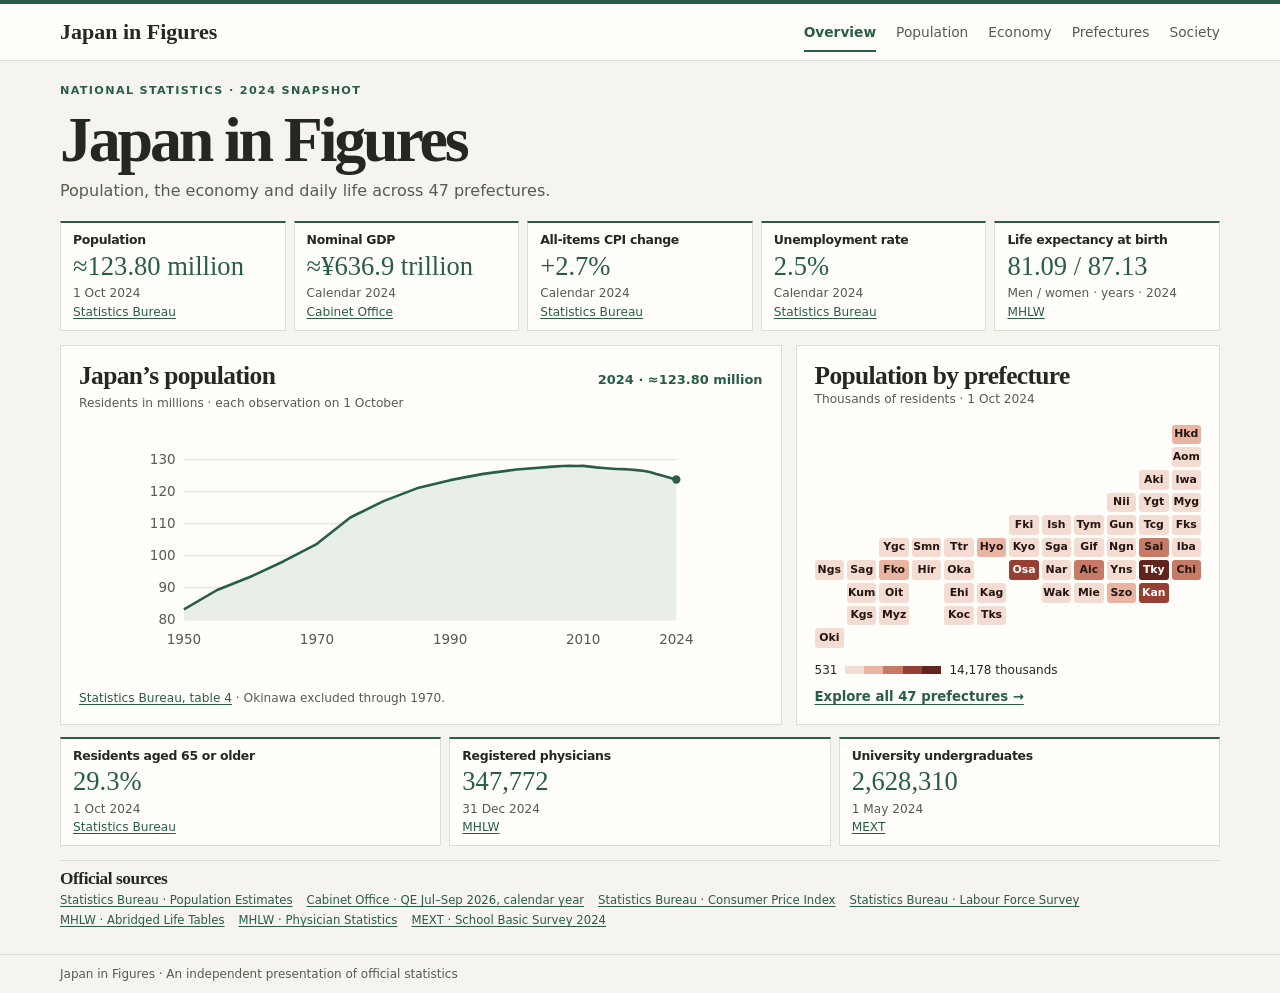
<file: app/index.html>
<!doctype html>
<html lang="en">
<head>
  <meta charset="utf-8">
  <meta name="viewport" content="width=device-width, initial-scale=1">
  <title>Japan in Figures</title>
  <link rel="stylesheet" href="style.css">
  <link rel="stylesheet" href="prefecture-map.css">
  <script type="module" src="main.js"></script>
</head>
<body>
<header class="masthead">
  <div class="wrap">
    <a class="brand" href="index.html">Japan in Figures</a>
    <nav class="site-nav" aria-label="Main navigation">
        <a href="index.html" aria-current="page">Overview</a>
        <a href="population.html">Population</a>
        <a href="economy.html">Economy</a>
        <a href="prefectures.html">Prefectures</a>
        <a href="society.html">Society</a>
    </nav>
  </div>
</header>
<main class="wrap" data-page="index">
  <section class="intro">
    <p class="eyebrow">National statistics · 2024 snapshot</p>
    <h1>Japan in Figures</h1>
    <p>Population, the economy and daily life across 47 prefectures.</p>
  </section>
    <section id="indicators" class="metrics" aria-label="Headline indicators"></section>
    <div class="dashboard overview-dashboard">
      <figure class="panel overview-trend">
        <div class="panel-heading"><h2>Japan’s population</h2><span class="endpoint">2024 · ≈123.80 million</span></div>
        <p class="meta">Residents in millions · each observation on 1 October</p>
        <div id="population-trend"></div><figcaption id="population-caption"></figcaption>
      </figure>
      <section class="panel" aria-labelledby="cover-map-title">
        <h2 id="cover-map-title">Population by prefecture</h2>
        <p class="meta">Thousands of residents · 1 Oct 2024</p>
        <div id="cover-map"></div>
        <a class="full-link" href="prefectures.html">Explore all 47 prefectures →</a>
      </section>
    </div>
    <section id="overview-indicators" class="metrics three overview-indicators" aria-label="Age, health and education indicators"></section>
  <section class="sources" aria-labelledby="sources-title">
    <h2 id="sources-title">Official sources</h2>
    <ul id="source-list"></ul>
  </section>
</main>
<footer class="footer"><div class="wrap">Japan in Figures · An independent presentation of official statistics</div></footer>
</body>
</html>
</file>
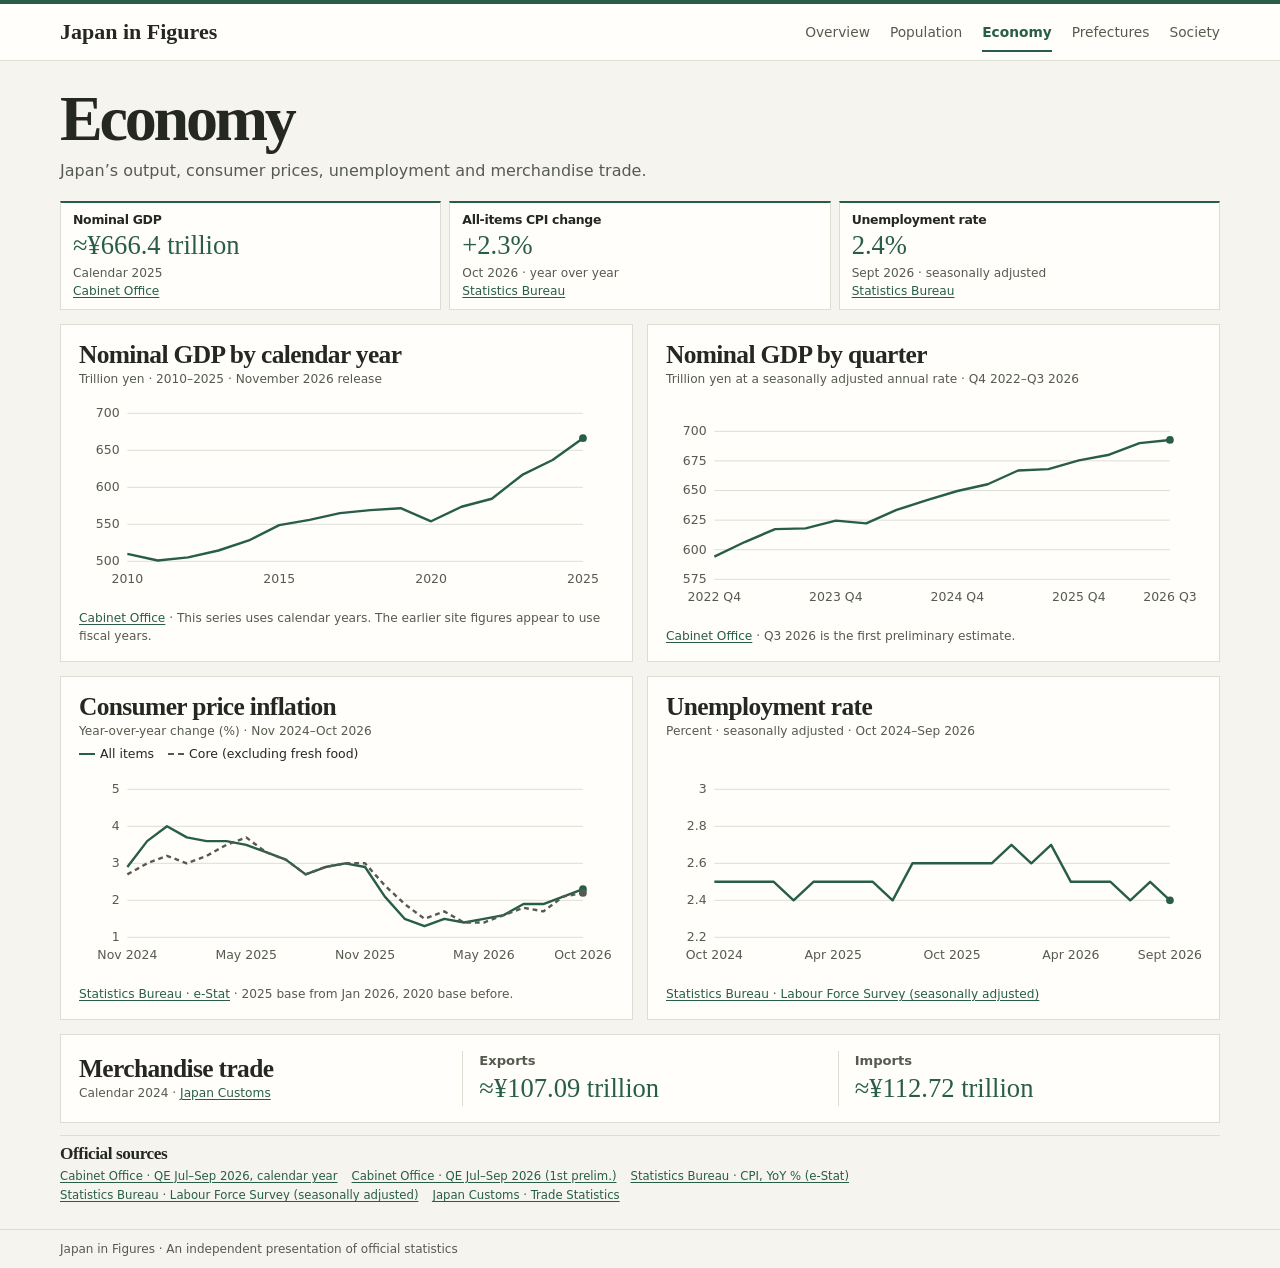
<file: app/economy.html>
<!doctype html>
<html lang="en">
<head>
  <meta charset="utf-8">
  <meta name="viewport" content="width=device-width, initial-scale=1">
  <title>Economy | Japan in Figures</title>
  <link rel="stylesheet" href="style.css">
  <script type="module" src="main.js"></script>
</head>
<body>
<header class="masthead">
  <div class="wrap">
    <a class="brand" href="index.html">Japan in Figures</a>
    <nav class="site-nav" aria-label="Main navigation">
        <a href="index.html">Overview</a>
        <a href="population.html">Population</a>
        <a href="economy.html" aria-current="page">Economy</a>
        <a href="prefectures.html">Prefectures</a>
        <a href="society.html">Society</a>
    </nav>
  </div>
</header>
<main class="wrap" data-page="economy">
  <section class="intro">
    <h1>Economy</h1>
    <p>Japan’s output, consumer prices, unemployment and merchandise trade.</p>
  </section>
    <section id="economy-indicators" class="metrics three" aria-label="Key economic figures"></section>
    <div class="detail-grid economy-charts">
      <figure class="panel">
        <h2>Nominal GDP by calendar year</h2>
        <p class="meta">Trillion yen · 2010–2025 · November 2026 release</p>
        <div id="gdp-chart"></div><figcaption id="gdp-source"></figcaption>
      </figure>
      <figure class="panel">
        <h2>Nominal GDP by quarter</h2>
        <p class="meta">Trillion yen at a seasonally adjusted annual rate · Q4 2022–Q3 2026</p>
        <div id="gdp-quarterly-chart"></div><figcaption id="gdp-quarterly-source"></figcaption>
      </figure>
      <figure class="panel">
        <h2>Consumer price inflation</h2>
        <p class="meta">Year-over-year change (%) · Nov 2024–Oct 2026</p>
        <p class="legend"><span>All items</span><span>Core (excluding fresh food)</span></p>
        <div id="rates-chart"></div><figcaption id="rates-sources"></figcaption>
      </figure>
      <figure class="panel">
        <h2>Unemployment rate</h2>
        <p class="meta">Percent · seasonally adjusted · Oct 2024–Sep 2026</p>
        <div id="unemployment-chart"></div><figcaption id="unemployment-source"></figcaption>
      </figure>
    </div>
    <section class="panel trade-panel" aria-labelledby="trade-title">
      <div>
        <h2 id="trade-title">Merchandise trade</h2>
        <p class="meta">Calendar 2024 · <a href="https://www.customs.go.jp/toukei/suii/html/nenbet.htm">Japan Customs</a></p>
      </div>
      <dl class="trade-values">
        <div><dt>Exports</dt><dd class="value">≈¥107.09 trillion</dd></div>
        <div><dt>Imports</dt><dd class="value">≈¥112.72 trillion</dd></div>
      </dl>
    </section>
  <section class="sources" aria-labelledby="sources-title">
    <h2 id="sources-title">Official sources</h2>
    <ul id="source-list"></ul>
  </section>
</main>
<footer class="footer"><div class="wrap">Japan in Figures · An independent presentation of official statistics</div></footer>
</body>
</html>
</file>
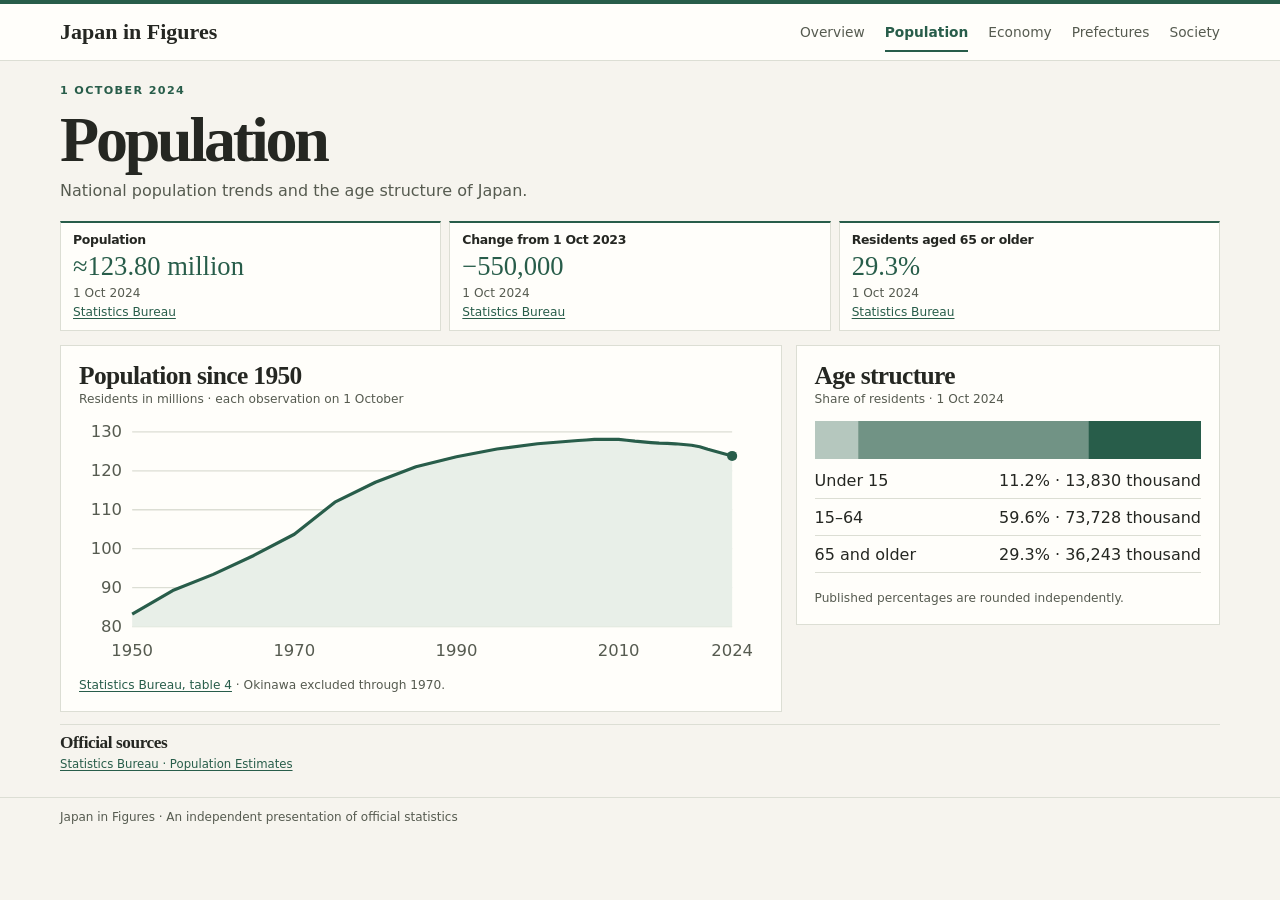
<file: app/population.html>
<!doctype html>
<html lang="en">
<head>
  <meta charset="utf-8">
  <meta name="viewport" content="width=device-width, initial-scale=1">
  <title>Population | Japan in Figures</title>
  <link rel="stylesheet" href="style.css">
  <script type="module" src="main.js"></script>
</head>
<body>
<header class="masthead">
  <div class="wrap">
    <a class="brand" href="index.html">Japan in Figures</a>
    <nav class="site-nav" aria-label="Main navigation">
        <a href="index.html">Overview</a>
        <a href="population.html" aria-current="page">Population</a>
        <a href="economy.html">Economy</a>
        <a href="prefectures.html">Prefectures</a>
        <a href="society.html">Society</a>
    </nav>
  </div>
</header>
<main class="wrap" data-page="population">
  <section class="intro">
    <p class="eyebrow">1 October 2024</p>
    <h1>Population</h1>
    <p>National population trends and the age structure of Japan.</p>
  </section>
    <section id="population-indicators" class="metrics three" aria-label="Key population figures"></section>
    <div class="dashboard">
      <figure class="panel">
        <h2>Population since 1950</h2>
        <p class="meta">Residents in millions · each observation on 1 October</p>
        <div id="population-trend"></div><figcaption id="population-caption"></figcaption>
      </figure>
      <section class="panel">
        <h2>Age structure</h2>
        <p class="meta">Share of residents · 1 Oct 2024</p>
        <div id="age-chart"></div><dl id="age-breakdown" class="breakdown"></dl>
        <p class="note">Published percentages are rounded independently.</p>
      </section>
    </div>
  <section class="sources" aria-labelledby="sources-title">
    <h2 id="sources-title">Official sources</h2>
    <ul id="source-list"></ul>
  </section>
</main>
<footer class="footer"><div class="wrap">Japan in Figures · An independent presentation of official statistics</div></footer>
</body>
</html>
</file>
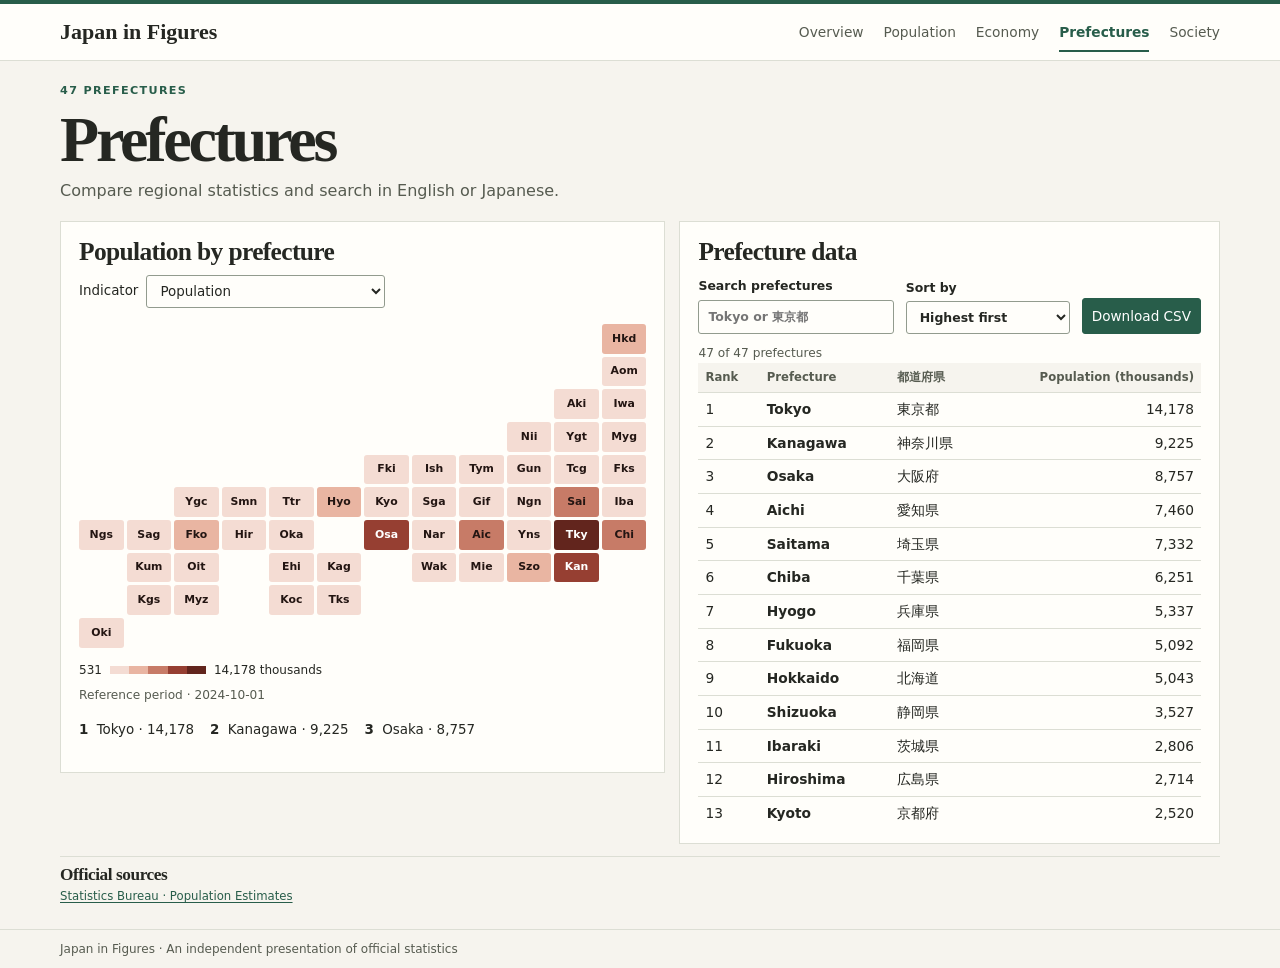
<file: app/prefectures.html>
<!doctype html>
<html lang="en">
<head>
  <meta charset="utf-8">
  <meta name="viewport" content="width=device-width, initial-scale=1">
  <title>Prefectures | Japan in Figures</title>
  <link rel="stylesheet" href="style.css">
  <link rel="stylesheet" href="prefecture-map.css">
  <script type="module" src="main.js"></script>
</head>
<body>
<header class="masthead">
  <div class="wrap">
    <a class="brand" href="index.html">Japan in Figures</a>
    <nav class="site-nav" aria-label="Main navigation">
        <a href="index.html">Overview</a>
        <a href="population.html">Population</a>
        <a href="economy.html">Economy</a>
        <a href="prefectures.html" aria-current="page">Prefectures</a>
        <a href="society.html">Society</a>
    </nav>
  </div>
</header>
<main class="wrap" data-page="prefectures">
  <section class="intro">
    <p class="eyebrow">47 prefectures</p>
    <h1>Prefectures</h1>
    <p>Compare regional statistics and search in English or Japanese.</p>
  </section>
  <div class="detail-grid pref-layout">
    <figure class="panel">
      <h2 id="pref-map-title">Population by prefecture</h2>
      <label>Indicator <select id="pref-indicator"></select></label>
      <div id="pref-map"></div>
      <figcaption id="pref-source"></figcaption>
      <ol id="pref-ranking" class="pref-ranking" aria-label="Three highest values nationally"></ol>
    </figure>
    <section class="panel">
      <h2>Prefecture data</h2>
      <div class="tools">
        <label>Search prefectures<input id="pref-search" type="search" placeholder="Tokyo or 東京都"></label>
        <label>Sort by<select id="pref-sort">
          <option value="largest">Highest first</option>
          <option value="smallest">Lowest first</option>
          <option value="name">English name A–Z</option>
        </select></label>
        <button id="pref-csv" type="button">Download CSV</button>
      </div>
      <p id="pref-count" class="meta" role="status"></p>
      <div class="pref-table" tabindex="0" role="region" aria-label="Prefecture indicator table">
        <table>
          <caption id="pref-caption" class="sr-only"></caption>
          <thead><tr><th scope="col">Rank</th><th scope="col">Prefecture</th><th scope="col" lang="ja">都道府県</th><th scope="col" class="numeric" id="pref-unit"></th></tr></thead>
          <tbody id="pref-rows"></tbody>
        </table>
      </div>
    </section>
  </div>
  <section class="sources" aria-labelledby="sources-title">
    <h2 id="sources-title">Official sources</h2>
    <ul id="source-list"></ul>
  </section>
</main>
<footer class="footer"><div class="wrap">Japan in Figures · An independent presentation of official statistics</div></footer>
</body>
</html>
</file>
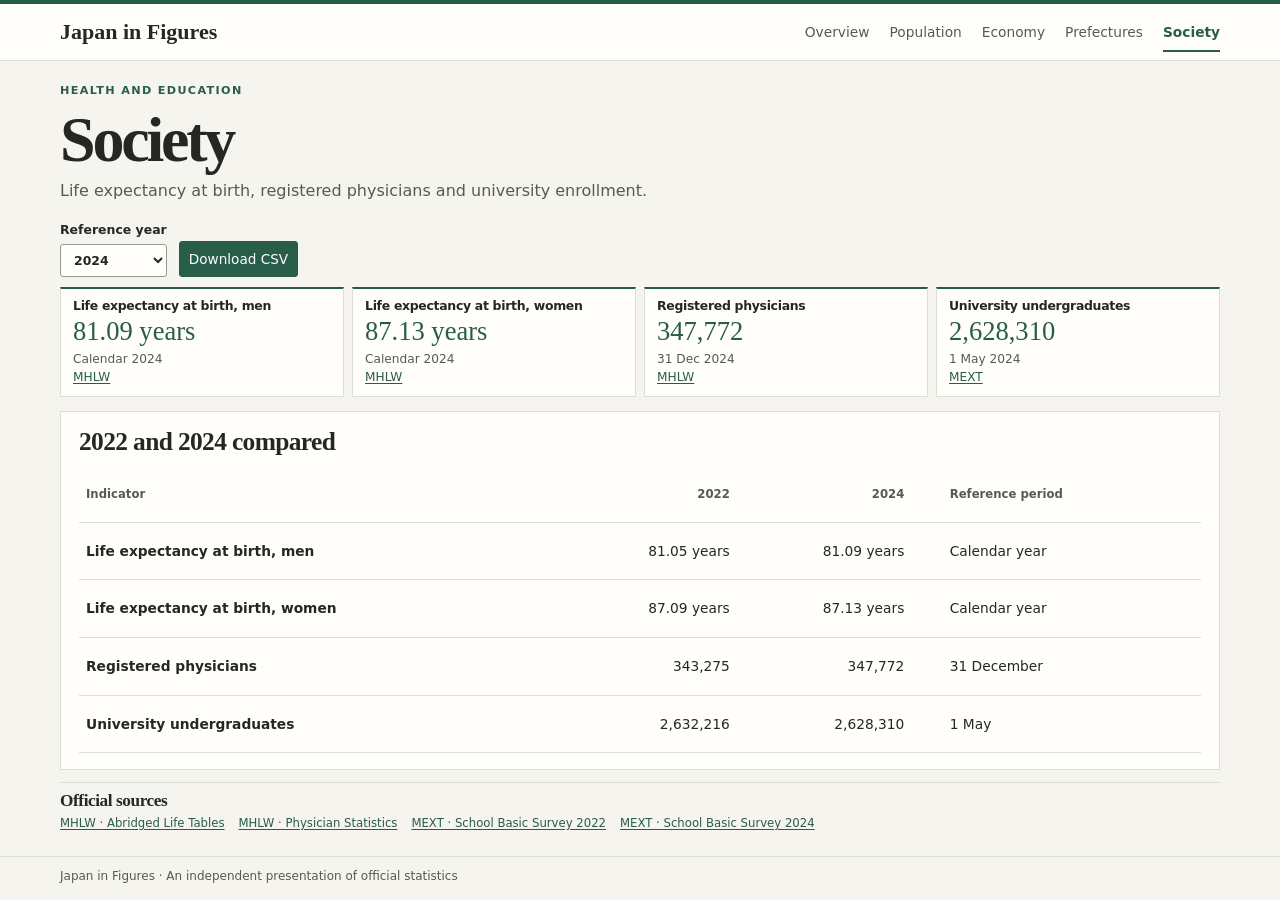
<file: app/society.html>
<!doctype html>
<html lang="en">
<head>
  <meta charset="utf-8">
  <meta name="viewport" content="width=device-width, initial-scale=1">
  <title>Society | Japan in Figures</title>
  <link rel="stylesheet" href="style.css">
  <script type="module" src="main.js"></script>
</head>
<body>
<header class="masthead">
  <div class="wrap">
    <a class="brand" href="index.html">Japan in Figures</a>
    <nav class="site-nav" aria-label="Main navigation">
        <a href="index.html">Overview</a>
        <a href="population.html">Population</a>
        <a href="economy.html">Economy</a>
        <a href="prefectures.html">Prefectures</a>
        <a href="society.html" aria-current="page">Society</a>
    </nav>
  </div>
</header>
<main class="wrap" data-page="society">
  <section class="intro">
    <p class="eyebrow">Health and education</p>
    <h1>Society</h1>
    <p>Life expectancy at birth, registered physicians and university enrollment.</p>
  </section>
    <div class="tools">
      <label>Reference year<select id="society-period"><option>2024</option><option>2022</option></select></label>
      <button id="society-csv" type="button">Download CSV</button>
    </div>
    <section id="society-indicators" class="metrics four" aria-label="Society indicators" aria-live="polite"></section>
    <section class="panel society-comparison" aria-labelledby="society-comparison-title">
      <h2 id="society-comparison-title">2022 and 2024 compared</h2>
      <table>
        <caption class="sr-only">Society indicators by reference year</caption>
        <thead>
          <tr><th scope="col">Indicator</th><th scope="col" class="numeric">2022</th>
            <th scope="col" class="numeric">2024</th><th scope="col">Reference period</th></tr>
        </thead>
        <tbody id="society-rows"></tbody>
      </table>
    </section>
  <section class="sources" aria-labelledby="sources-title">
    <h2 id="sources-title">Official sources</h2>
    <ul id="source-list"></ul>
  </section>
</main>
<footer class="footer"><div class="wrap">Japan in Figures · An independent presentation of official statistics</div></footer>
</body>
</html>
</file>
<file: app/style.css>
:root {
  color-scheme: light;
  --paper: #f6f4ee;
  --panel: #fffefa;
  --ink: #252722;
  --muted: #565b50;
  --rule: #dcded4;
  --accent: #285d4a;
  --wash: #e8efe8;
  font: 16px/1.5 system-ui, sans-serif;
}
* { box-sizing: border-box; }
body { margin: 0; background: var(--paper); color: var(--ink); }
a { color: var(--accent); text-underline-offset: .19em; }
a:hover { text-decoration-thickness: 2px; }
:focus-visible { outline: 2px solid var(--accent); outline-offset: 3px; }
.wrap { width: min(1160px, calc(100% - 64px)); margin-inline: auto; }
.masthead { border-top: 4px solid var(--accent); border-bottom: 1px solid var(--rule); background: var(--panel); }
.masthead .wrap { display: flex; justify-content: space-between; align-items: center; gap: 20px; min-height: 56px; }
.brand { font: bold 22px Georgia, serif; color: var(--ink); text-decoration: none; white-space: nowrap; }
.site-nav { display: flex; flex-wrap: wrap; gap: 4px 20px; }
.site-nav a { padding-block: 10px; font-size: .86rem; color: var(--muted); text-decoration: none; }
.site-nav a[aria-current] { color: var(--accent); font-weight: 700; box-shadow: inset 0 -2px var(--accent); }
main { padding-block: 22px 24px; }
h1, h2, h3, p, figure { margin: 0; }
h1, h2, h3 { font-family: Georgia, serif; line-height: 1.12; }
h1 { font-size: clamp(2.55rem, 5vw, 4rem); letter-spacing: -.05em; }
h2 { font-size: 1.59rem; letter-spacing: -.025em; }
h3 { font-size: 1.09rem; }
.intro { margin-bottom: 18px; }
.intro p { color: var(--muted); margin-top: 4px; }
.eyebrow { color: var(--accent); font-size: .7rem; letter-spacing: .12em; font-weight: 750; text-transform: uppercase; }
.intro .eyebrow { color: var(--accent); margin: 0 0 4px; }
.panel, .metric { border: 1px solid var(--rule); background-color: var(--panel); min-width: 0; }
.panel { padding: 16px 18px; }
.metrics { display: grid; grid-template-columns: repeat(5, minmax(0, 1fr)); gap: 8px; margin-block: 0 14px; }
.metrics.four { grid-template-columns: repeat(4, minmax(0, 1fr)); }
.metrics.three { grid-template-columns: repeat(3, minmax(0, 1fr)); }
.metric { padding: 9px 12px; border-top: 2px solid var(--accent); }
.metric h2 { font: 700 .78rem/1.3 system-ui, sans-serif; }
.value { margin-block: 3px; color: var(--accent); font: 1.66rem/1.12 Georgia, serif; font-variant-numeric: lining-nums tabular-nums; }
.meta, figcaption, .note { color: var(--muted); font-size: .76rem; }
.metric .meta { display: block; }
.dashboard { display: grid; grid-template-columns: minmax(0, 1.7fr) minmax(0, 1fr); gap: 14px; align-items: start; }
.stack { display: grid; gap: 12px; min-width: 0; }
.panel-heading { display: flex; flex-wrap: wrap; align-items: baseline; justify-content: space-between; gap: 3px 12px; margin-bottom: 4px; }
.endpoint { color: var(--accent); font-size: .81rem; font-weight: 680; }
.line-chart { width: 100%; display: block; overflow: visible; }
.overview-trend .line-chart { height: 214px; }
svg text { fill: var(--muted); font: 13px system-ui, sans-serif; font-variant-numeric: tabular-nums; }
.gridline { stroke: var(--rule); }
.chart-area, .bar-track { fill: var(--wash); }
.chart-line { stroke: var(--accent); stroke-width: 2.5; stroke-linejoin: round; fill: none; }
.chart-line.secondary-line { stroke: var(--muted); stroke-dasharray: 5 4; }
.chart-point { fill: var(--accent); }
.secondary-point { fill: var(--muted); }
table { width: 100%; border-collapse: collapse; font-size: .86rem; }
th, td { padding: 6px 7px; border-bottom: 1px solid var(--rule); text-align: left; }
thead th { color: var(--muted); font-size: .73rem; }
.numeric { text-align: right; font-variant-numeric: tabular-nums; }
.full-link { display: inline-block; margin-top: 8px; font-weight: 680; font-size: .83rem; }
.sources { margin-top: 12px; padding-top: 8px; border-top: 1px solid var(--rule); }
.sources h2 { font-size: 1.08rem; }
.sources ul { display: flex; flex-wrap: wrap; gap: 2px 14px; list-style: none; margin: 4px 0 0; padding: 0; font-size: .73rem; }
.footer { color: var(--muted); font-size: .75rem; border-top: 1px solid var(--rule); padding-block: 10px; }
.detail-grid { display: grid; grid-template-columns: repeat(2, minmax(0, 1fr)); gap: 14px; align-items: start; }
.panel figcaption, .panel .note { margin-top: 7px; }
.tools { display: flex; flex-wrap: wrap; align-items: end; gap: 8px 12px; margin-block: 10px; }
.tools label { display: grid; gap: 4px; font-size: .78rem; font-weight: 650; min-width: 0; }
.tools label:has(input) { flex: 1 1 175px; }
button, select, input { font: inherit; color: var(--ink); border: 1px solid #929b8e; background: var(--panel); padding: 7px 9px; border-radius: 3px; max-width: 100%; }
button { color: white; background: var(--accent); border-color: var(--accent); font-size: .85rem; cursor: pointer; }
button:disabled { opacity: .55; cursor: default; }
summary { cursor: pointer; font-weight: 650; color: var(--accent); }
details table { margin-top: 10px; }
.breakdown { display: grid; gap: 7px; margin-top: 10px; }
.breakdown div { display: flex; justify-content: space-between; gap: 10px; border-bottom: 1px solid var(--rule); padding-bottom: 5px; }
.legend { display: flex; flex-wrap: wrap; gap: 6px 14px; font-size: .78rem; margin-top: 5px; }
.legend span::before { display: inline-block; content: ''; width: 16px; border-top: 2px solid var(--accent); margin: 0 5px 3px 0; }
.legend span + span::before { border-top: 2px dashed var(--muted); }
.sr-only { position: absolute; width: 1px; height: 1px; padding: 0; margin: -1px; overflow: hidden; clip-path: inset(50%); white-space: nowrap; border: 0; }
@media (max-width: 800px) {
  .wrap { width: calc(100% - 36px); }
  .dashboard, .detail-grid { grid-template-columns: minmax(0, 1fr); }
  .metrics, .metrics.four { grid-template-columns: repeat(3, minmax(0, 1fr)); }
  .overview-trend .line-chart { height: auto; }
}
@media (max-width: 560px) {
  .wrap { width: calc(100% - 28px); }
  .masthead .wrap { display: block; padding-top: 9px; }
  .site-nav { gap: 0 12px; }
  .site-nav a { font-size: .75rem; padding-block: 7px; }
  main { padding-top: 16px; }
  .metrics, .metrics.four, .metrics.three { grid-template-columns: repeat(2, minmax(0, 1fr)); }
  .metric { padding-inline: 9px; }
  .panel { padding-inline: 11px; }
  .value { font-size: 1.45rem; }
  td, th { padding-inline: 4px; }
}
.age-chart { display: block; width: 100%; margin-top: 12px; }
.breakdown dd { margin: 0; }

.overview-dashboard { align-items: stretch; }
.overview-indicators { margin-top: 12px; }
.overview-trend {
  display: flex;
  flex-direction: column;
}
.overview-trend #population-trend { margin-block: auto; }

.economy-charts { align-items: stretch; }
.economy-charts figure { display: flex; flex-direction: column; }
.economy-charts figure > div { margin-top: auto; padding-block: 8px; }
.economy-charts .line-chart { height: clamp(145px, 22vh, 205px); }
.trade-panel {
  display: grid;
  grid-template-columns: minmax(0, 1fr) minmax(0, 2fr);
  align-items: center;
  gap: 14px;
  margin-top: 14px;
}
.trade-values { display: grid; grid-template-columns: repeat(2, minmax(0, 1fr)); gap: 12px; margin: 0; }
.trade-values div { border-left: 1px solid var(--rule); padding-left: 16px; }
.trade-values dt { color: var(--muted); font-size: .82rem; font-weight: 700; }
.trade-values dd { margin-inline: 0; }
.society-comparison table { margin-top: 12px; }
.society-comparison th, .society-comparison td { padding-block: clamp(12px, 2vh, 20px); }
.society-comparison tr > :last-child { padding-left: clamp(8px, 3vw, 44px); }

@media (max-width: 560px) {
  .economy-charts .line-chart { height: auto; }
  .trade-panel { grid-template-columns: minmax(0, 1fr); }
  .trade-values div { padding-left: 8px; }
  .society-comparison table { font-size: .75rem; }
}
</file>
<file: app/prefecture-map.css>
.prefecture-map {
  display: grid;
  grid-template-columns: repeat(12, minmax(0, 1fr));
  gap: 3px;
  isolation: isolate;
  margin: 1rem 0 0.8rem;
}
.map-tile {
  position: relative;
  display: grid;
  place-items: center;
  min-height: 24px;
  aspect-ratio: 1.5;
  font-size: clamp(8px, 0.85vw, 12px);
  font-weight: 700;
  border-radius: 3px;
  color: #231512;
}
.band-0 { background: #f4dcd3; }
.band-1 { background: #e9b5a2; }
.band-2 { background: #c77b67; }
.band-3 { background: #963f32; color: white; }
.band-4 { background: #62251d; color: white; }
.band-missing { background: #e8e8e8; }
.map-tooltip {
  position: absolute;
  bottom: calc(100% + 4px);
  left: 50%;
  transform: translateX(-50%);
  z-index: 2;
  display: none;
  white-space: nowrap;
  border-radius: 3px;
  padding: 0.35rem 0.55rem;
  background: #231512;
  color: white;
  font-size: 0.75rem;
}
.map-tile:hover, .map-tile:focus { z-index: 1; outline: 2px solid #231512; outline-offset: 1px; }
.map-tile:hover .map-tooltip, .map-tile:focus .map-tooltip { display: block; }
.map-scale { display: flex; align-items: center; gap: 0.5rem; font-size: 0.75rem; }
.map-ramp {
  display: inline-block;
  width: 6rem;
  height: 0.5rem;
  background: linear-gradient(90deg, #f4dcd3 20%, #e9b5a2 20% 40%, #c77b67 40% 60%, #963f32 60% 80%, #62251d 80%);
}
.pref-layout { grid-template-columns: minmax(0, 1.12fr) minmax(0, 1fr); align-items: start; }
.pref-table { max-height: 29rem; overflow: auto; }
.pref-table thead { position: sticky; top: 0; background: var(--paper, #fff); z-index: 1; }
.pref-ranking { display: flex; flex-wrap: wrap; gap: 0.25rem 1rem; list-style: none; padding: 0; }
.pref-ranking li { font-size: 0.84rem; }
.pref-ranking b { margin-right: 0.25rem; }
.map-compact .map-tile { min-height: 17px; }
@media (max-width: 860px) {
  .pref-layout { grid-template-columns: 1fr; }
}
.edge-left .map-tooltip { left: 0; transform: none; }
.edge-right .map-tooltip { right: 0; left: auto; transform: none; }
.pref-layout figure > label { display: inline-flex; gap: 0.5rem; align-items: center; margin-top: 0.5rem; font-size: 0.84rem; }
</file>
